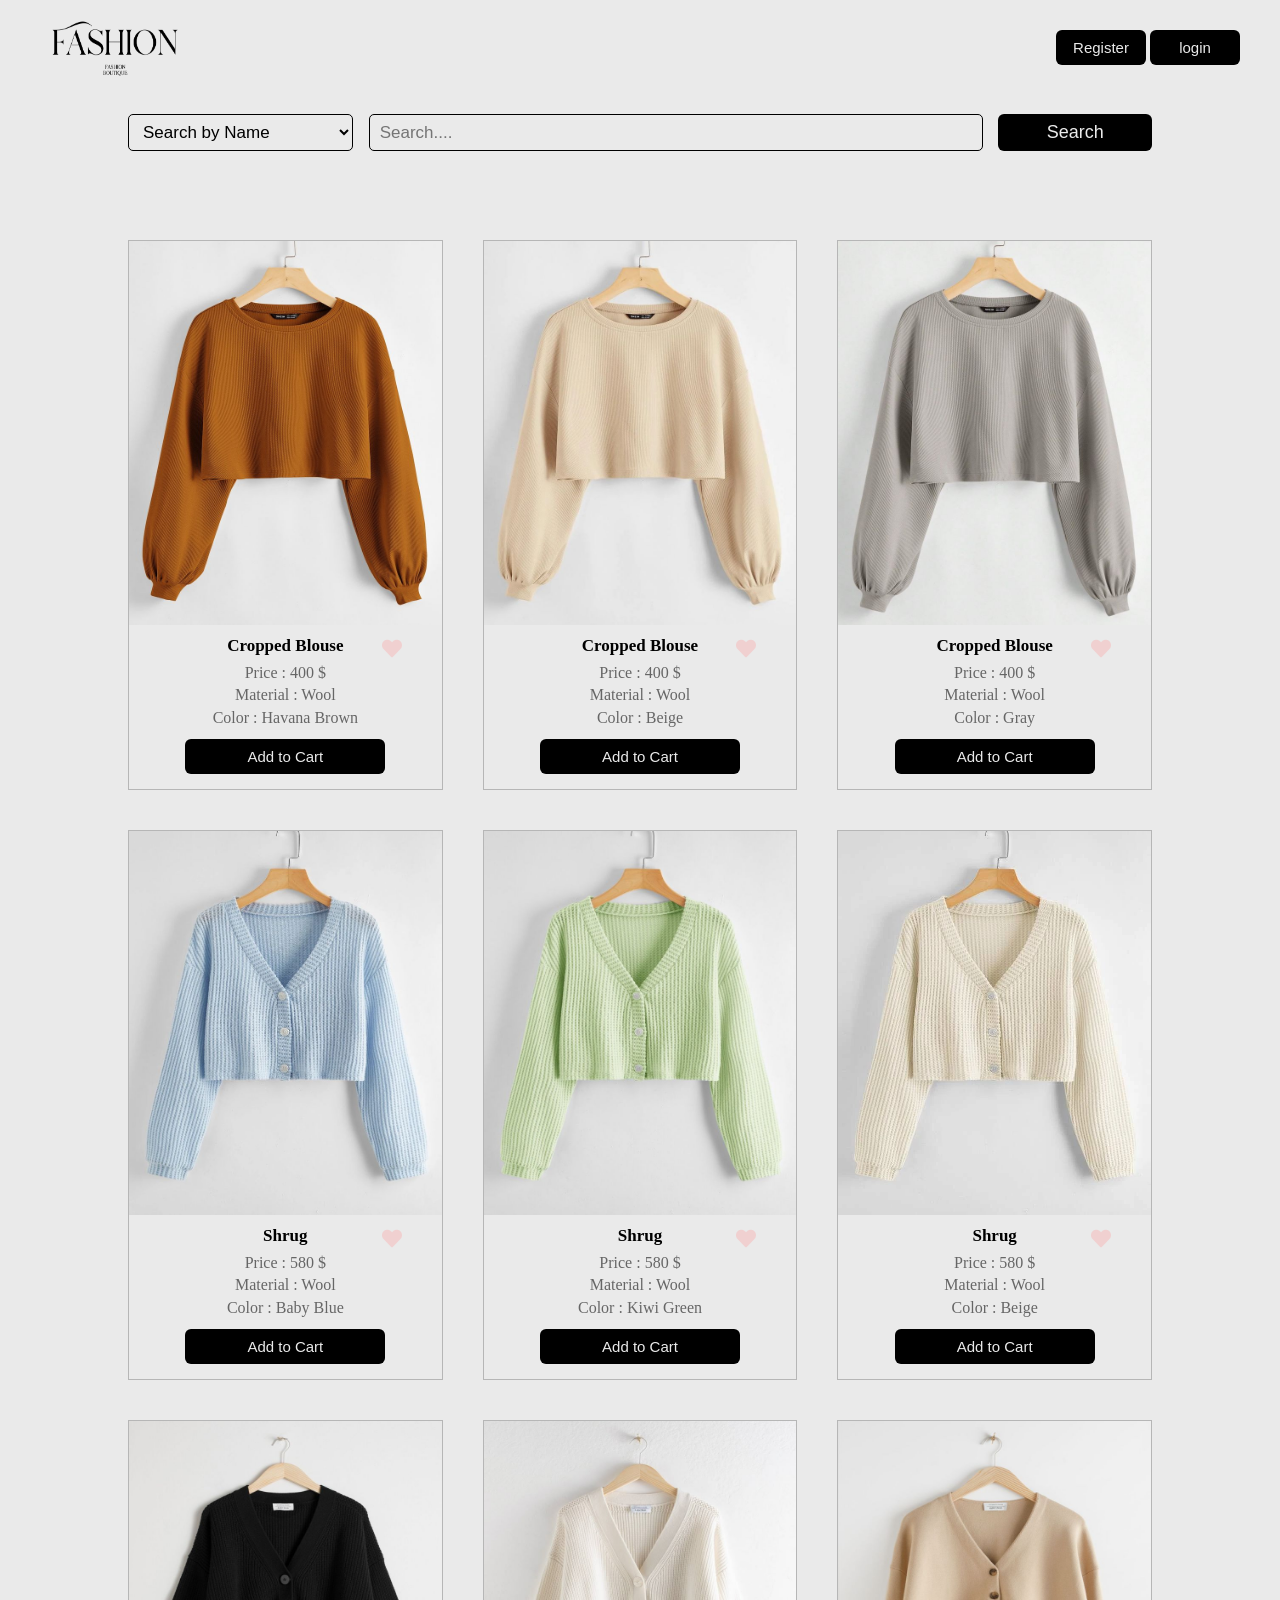
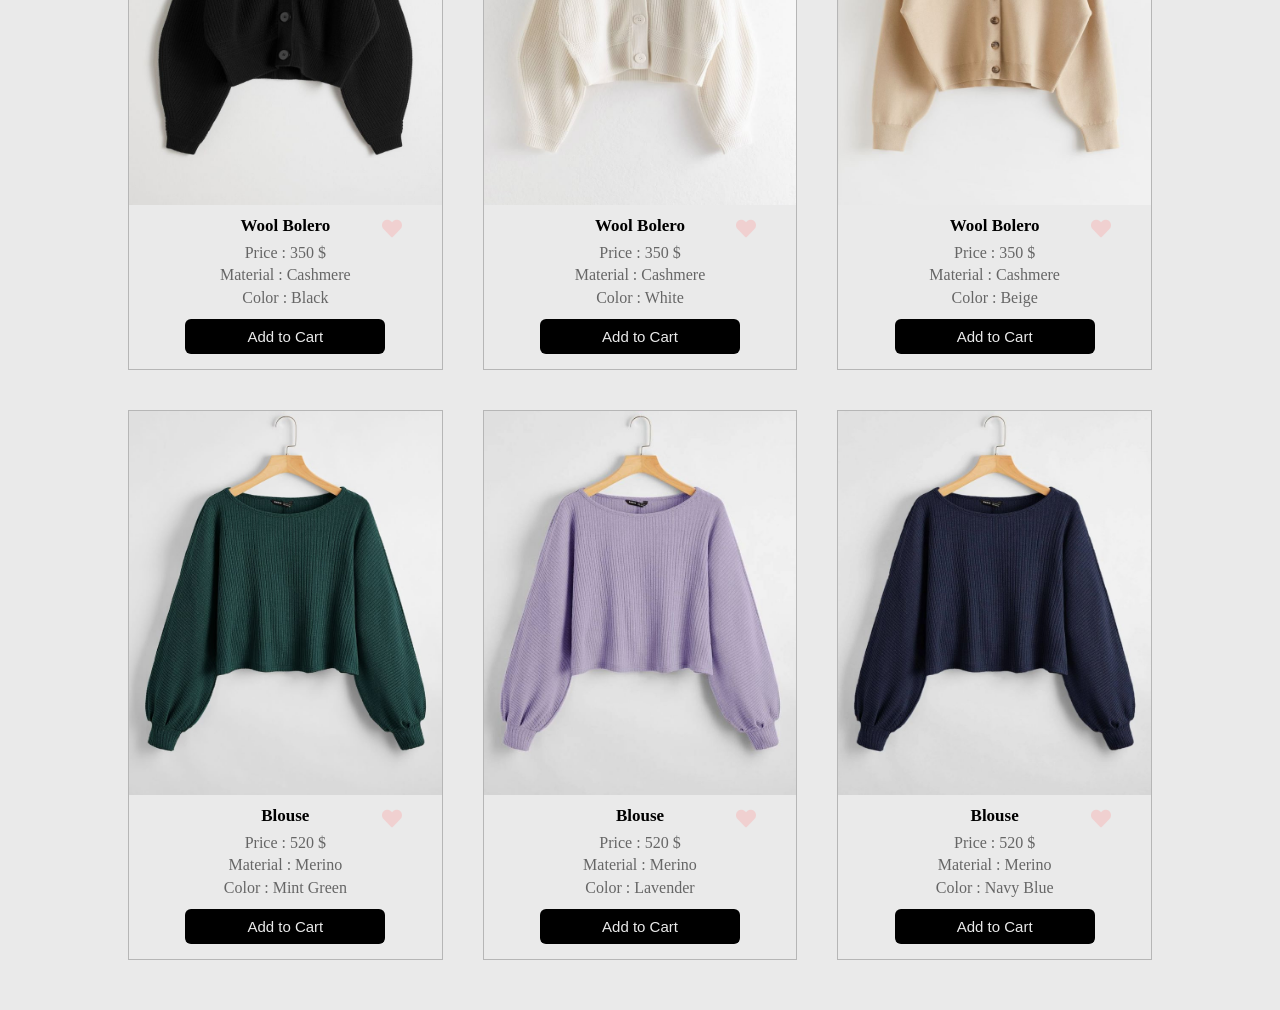
<file: index.html>
<!DOCTYPE html>
<html lang="en">
<head>
    <meta charset="UTF-8">
    <meta http-equiv="X-UA-Compatible" content="IE=edge">
    <meta name="viewport" content="width=device-width, initial-scale=1.0">
    <link rel="stylesheet" href="css/product_stylesheet.css">
    <link rel="stylesheet" href="css/shared_stylesheet.css">
    <link rel="preconnect" href="https://fonts.googleapis.com">
    <link rel="preconnect" href="https://fonts.googleapis.com">
    <link rel="preconnect" href="https://fonts.gstatic.com" crossorigin>
    <link href="https://fonts.googleapis.com/css2?family=Playwrite+FR+Moderne:wght@100..400&display=swap" rel="stylesheet">
    <link rel="stylesheet" href="https://cdnjs.cloudflare.com/ajax/libs/font-awesome/5.15.4/css/all.min.css">
    <title>Home</title>
</head>
<body>
    <header>
        <div id="logo_box">
            <img src="image/logo2.png" alt="logo">
        </div> 
        <div>
            <button onclick="redirectTo('register.html')" id="register_btn">Register</button>
            <button onclick="redirectTo('login.html')">login</button>
        </div>
    </header>
    <div id="search_box">
        <select  id="search_type">
            <option value="name">Search by Name</option>
            <option value="color">Search by Color</option>
            <option value="material">Search by Material</option>
        </select>
        <input type="text" placeholder="Search...." onkeyup="searchProducts()" id="search_filed">
        <button id="search_btn" onclick="searchProducts()">Search</button>
    </div>
    <div id="products-row"></div>
    <!-- <script src="scripts/product.js"></script> -->
    <script src="scripts/script.js"></script>
</body>
</html>
</file>
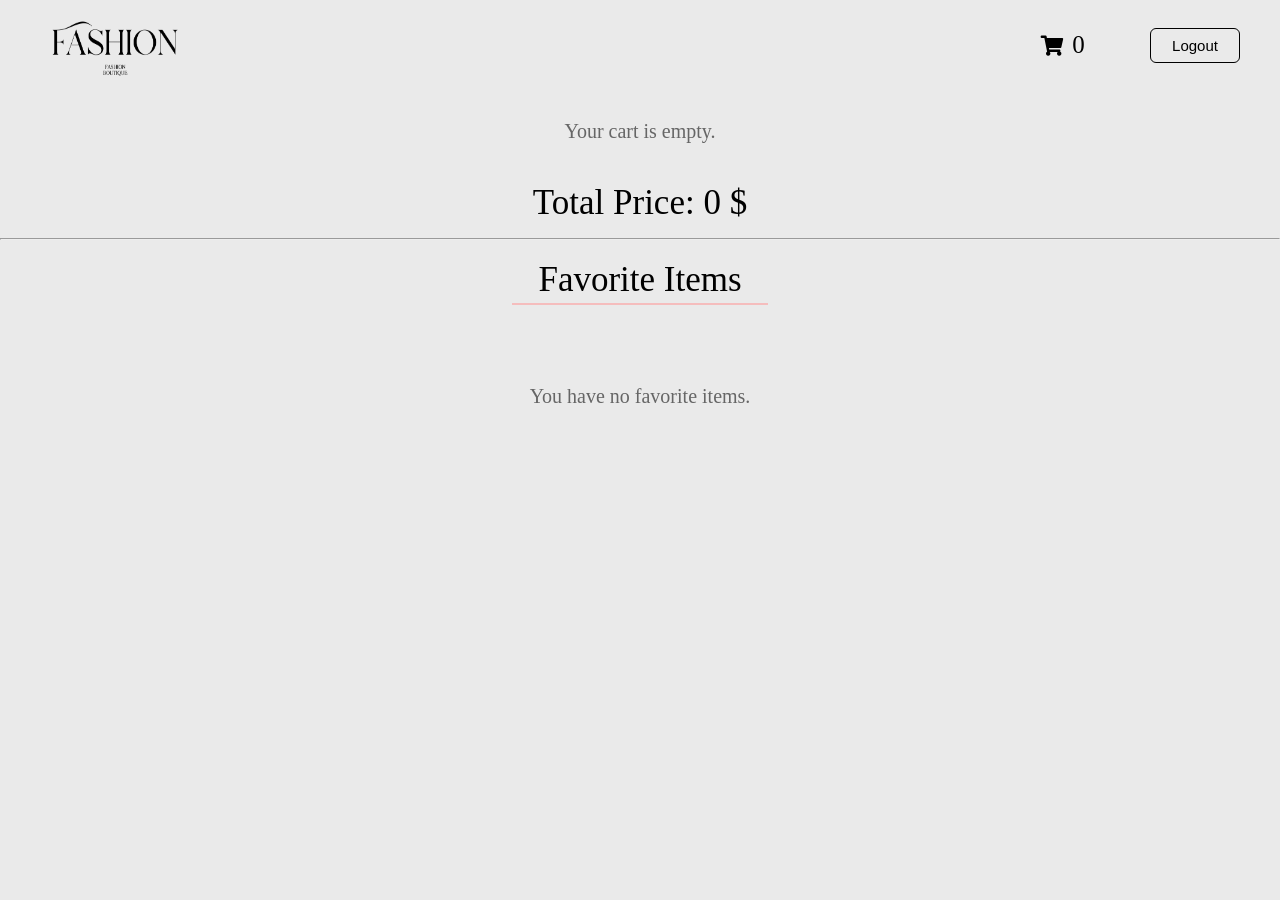
<file: cart.html>
<!DOCTYPE html>
<html lang="en">
<head>  
    <meta charset="UTF-8">
    <meta http-equiv="X-UA-Compatible" content="IE=edge">
    <meta name="viewport" content="width=device-width, initial-scale=1.0">
    <!-- <link rel="stylesheet" href="css/product.css"> -->
    <link rel="stylesheet" href="css/cart_stylesheet.css">
    <link rel="stylesheet" href="css/shared_stylesheet.css">
    <link rel="preconnect" href="https://fonts.googleapis.com">
    <link rel="preconnect" href="https://fonts.googleapis.com">
    <link rel="preconnect" href="https://fonts.gstatic.com" crossorigin>
    <link href="https://fonts.googleapis.com/css2?family=Playwrite+FR+Moderne:wght@100..400&display=swap" rel="stylesheet">
    <link rel="stylesheet" href="https://cdnjs.cloudflare.com/ajax/libs/font-awesome/5.15.4/css/all.min.css">
    <title>Cart</title>
</head>
<body>
    <header>
        <div id="logo_box">
            <img src="image/logo2.png" alt="logo">
        </div> 
        <div id="user_info">
            <span id="usernameDisplay"></span>
            <div id="cart-info" class="dropdown">
                <a href="#"  id="cartDropdown">
                    <i class="fas fa-shopping-cart"></i><span id="cartCount">0</span>
                </a>
                <div id="cartDropdownMenu" class="dropdown-menu cart-dropdown">
                    <div id="cartDropdownItems"> </div>
                    <div class="dropdown-divider"> </div>
                    <a class="dropdown-item" href="cart.html">View All Products</a>
                </div>
            </div>
            <button onclick="logout()" id="logout_btn">Logout</button>
        </div>
    </header>
    <div id="cart_items">
    </div>
    <div>
        <h3 id="price"> Total Price: <span id="totalPrice">0</span> $</h3>
    </div>
    <hr>
    <div id="fav_box">
        <h3 id="favorite-title">Favorite Items</h3>
        <div id="favorite-items" class="favorite-items-container">      
        </div>
    </div>
    <script>
        window.onload = function() {
            loadCartAndFavorites();
            renderCartItems();
            renderFavoriteItems();
            updateCartDropdown();
            const cartIcon = document.querySelector('.fas.fa-shopping-cart');
            cartIcon.addEventListener('click', toggleCartDropdown);
        }
    </script>
    <!-- <script src="scripts/product.js"></script> -->
    <script src="scripts/script.js"></script>

</body>
</html>
</file>
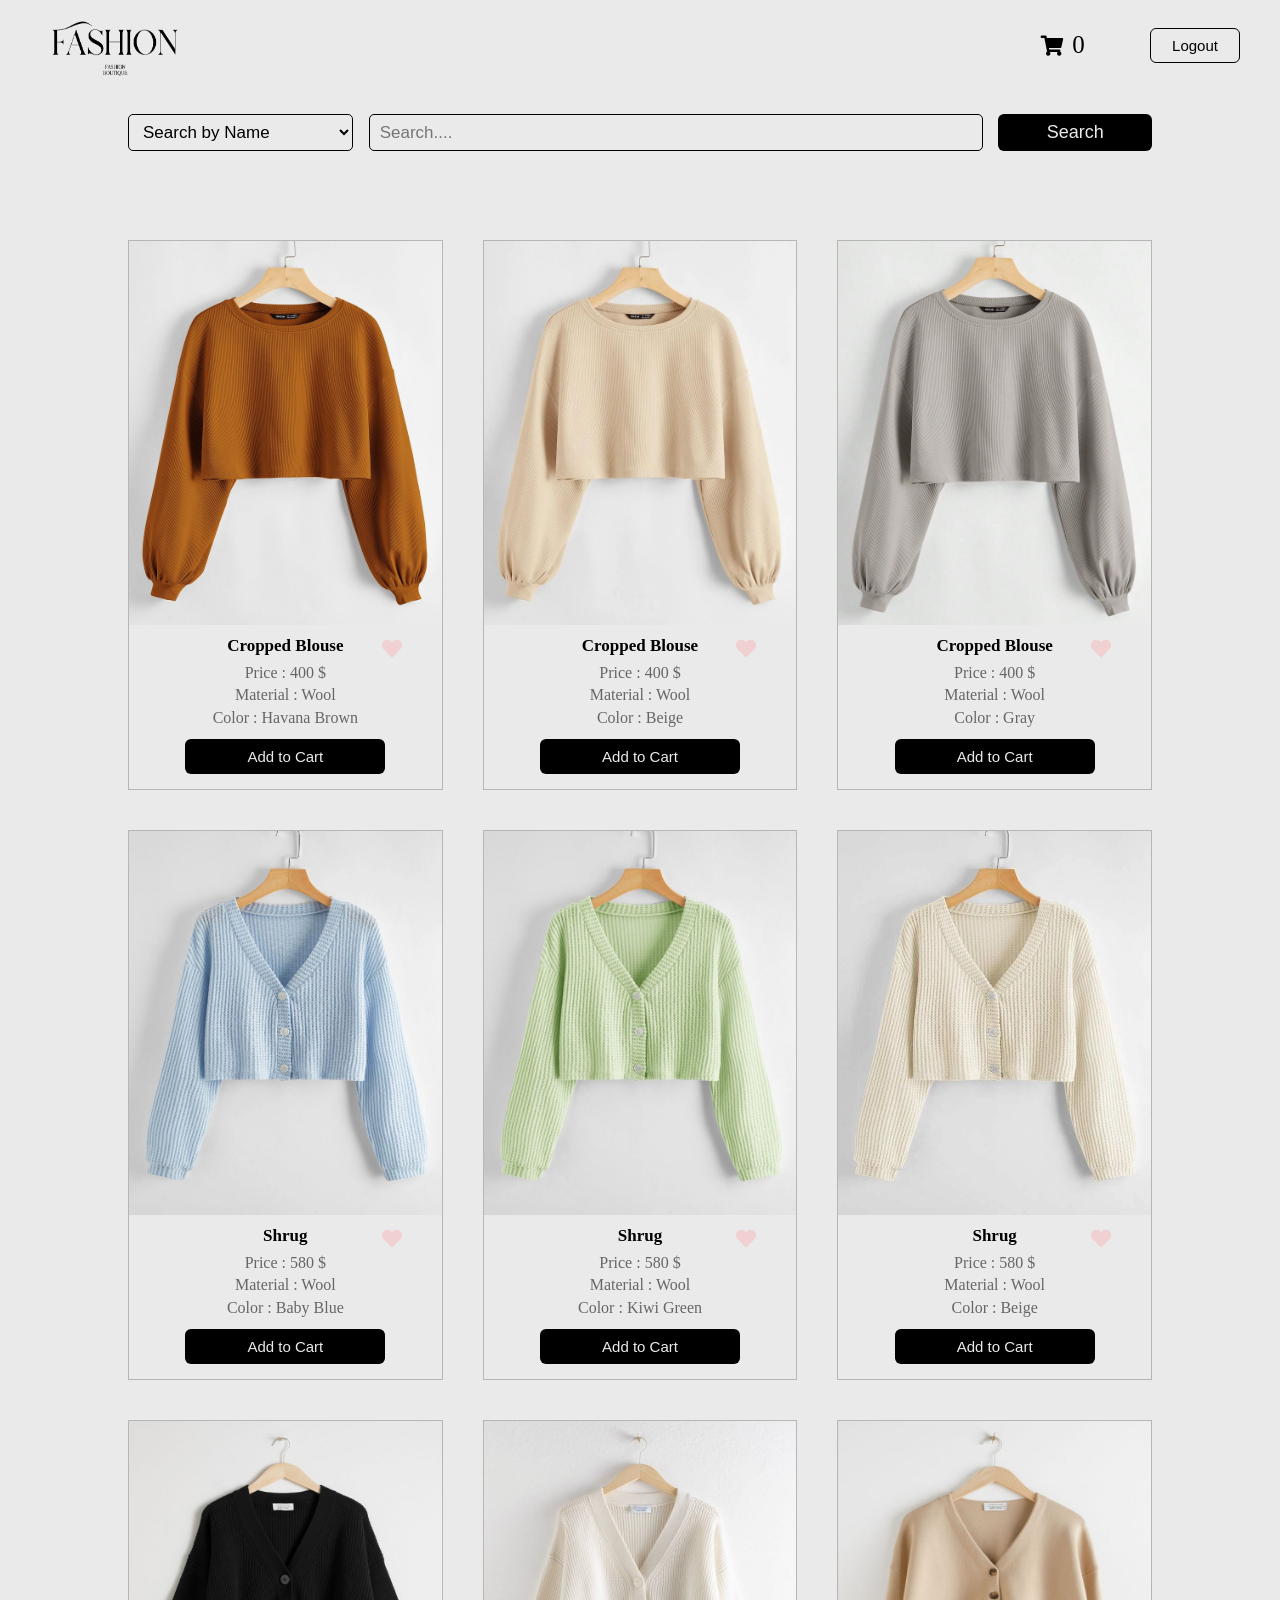
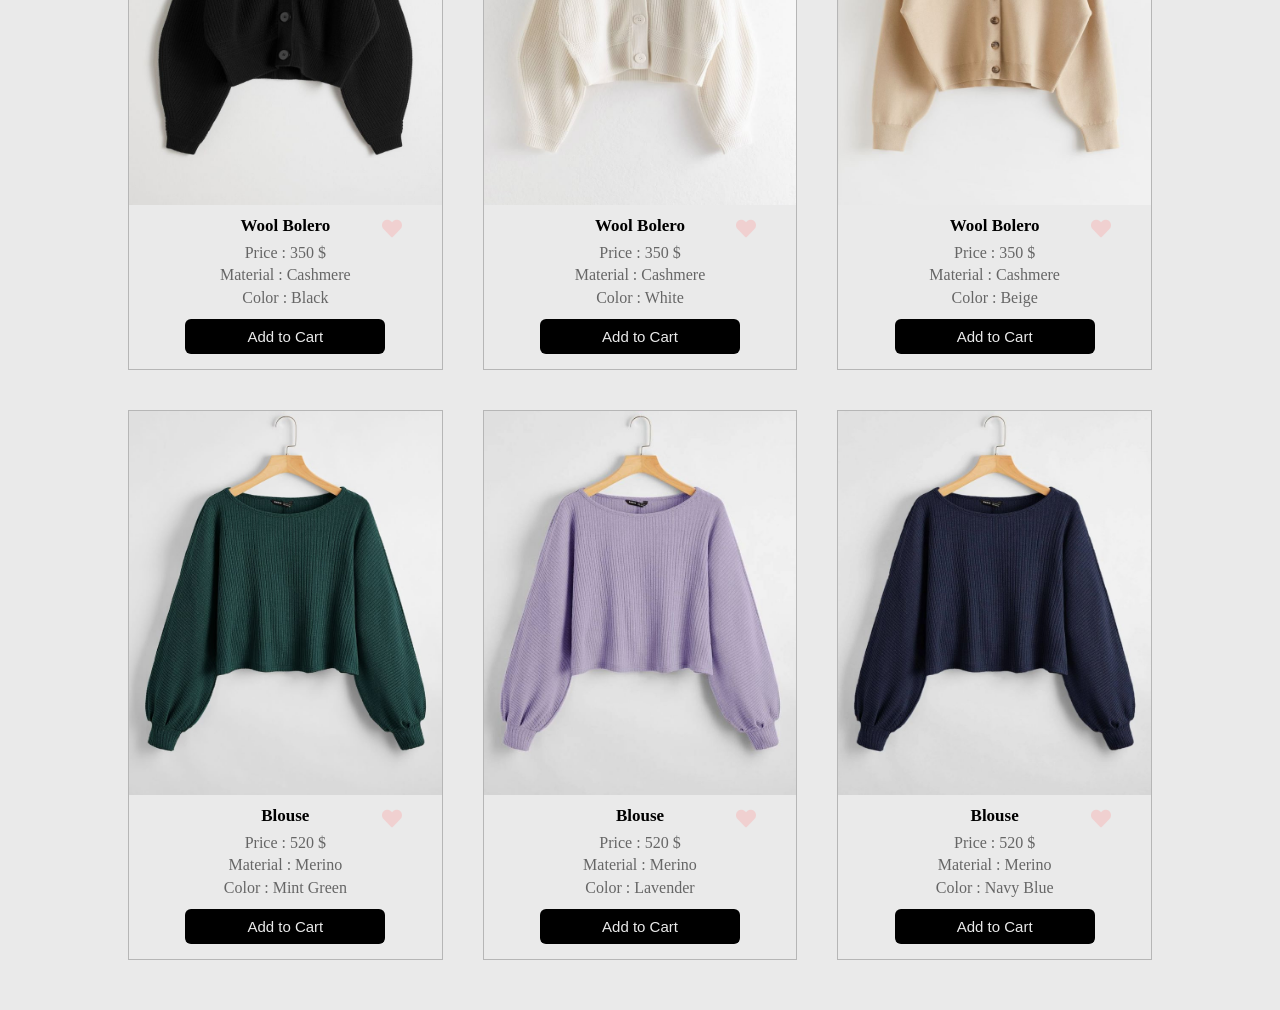
<file: loggedin.html>
<!DOCTYPE html>
<html lang="en">
<head>  
    <meta charset="UTF-8">
    <meta http-equiv="X-UA-Compatible" content="IE=edge">
    <meta name="viewport" content="width=device-width, initial-scale=1.0">
    <link rel="stylesheet" href="css/product_stylesheet.css">
    <link rel="stylesheet" href="css/shared_stylesheet.css">
    <link rel="preconnect" href="https://fonts.googleapis.com">
    <link rel="preconnect" href="https://fonts.googleapis.com">
    <link rel="preconnect" href="https://fonts.gstatic.com" crossorigin>
    <link href="https://fonts.googleapis.com/css2?family=Playwrite+FR+Moderne:wght@100..400&display=swap" rel="stylesheet">
    <link rel="stylesheet" href="https://cdnjs.cloudflare.com/ajax/libs/font-awesome/5.15.4/css/all.min.css">
    <title>Home</title>
</head>
<body>
    <header>
        <div id="logo_box">
            <img src="image/logo2.png" alt="logo">
        </div> 
        <div id="user_info">
            <span id="usernameDisplay"></span>
            <div id="cart-info" class="dropdown">
                <a href="#"  id="cartDropdown">
                    <i class="fas fa-shopping-cart"></i><span id="cartCount">0</span>
                </a>
                <div id="cartDropdownMenu" class="dropdown-menu cart-dropdown">
                    <div id="cartDropdownItems"> </div>
                    <div class="dropdown-divider"> </div>
                    <a class="dropdown-item" href="cart.html">View All Products</a>
                </div>
            </div>
            <button onclick="logout()" id="logout_btn">Logout</button>
        </div>
    </header>
    <div id="search_box">
        <select  id="search_type">
            <option value="name">Search by Name</option>
            <option value="color">Search by Color</option>
            <option value="material">Search by Material</option>
            <option value="price">Search by Price</option>
        </select>
        <input type="text" placeholder="Search...." onkeyup="searchProducts()" id="search_filed">
        <button id="search_btn" onclick="searchProducts()">Search</button>
    </div>
    <div id="products-row"></div>
    <!-- <script src="scripts/product.js"></script> -->
    <script src="scripts/script.js"></script>
</body>
</html>
</file>
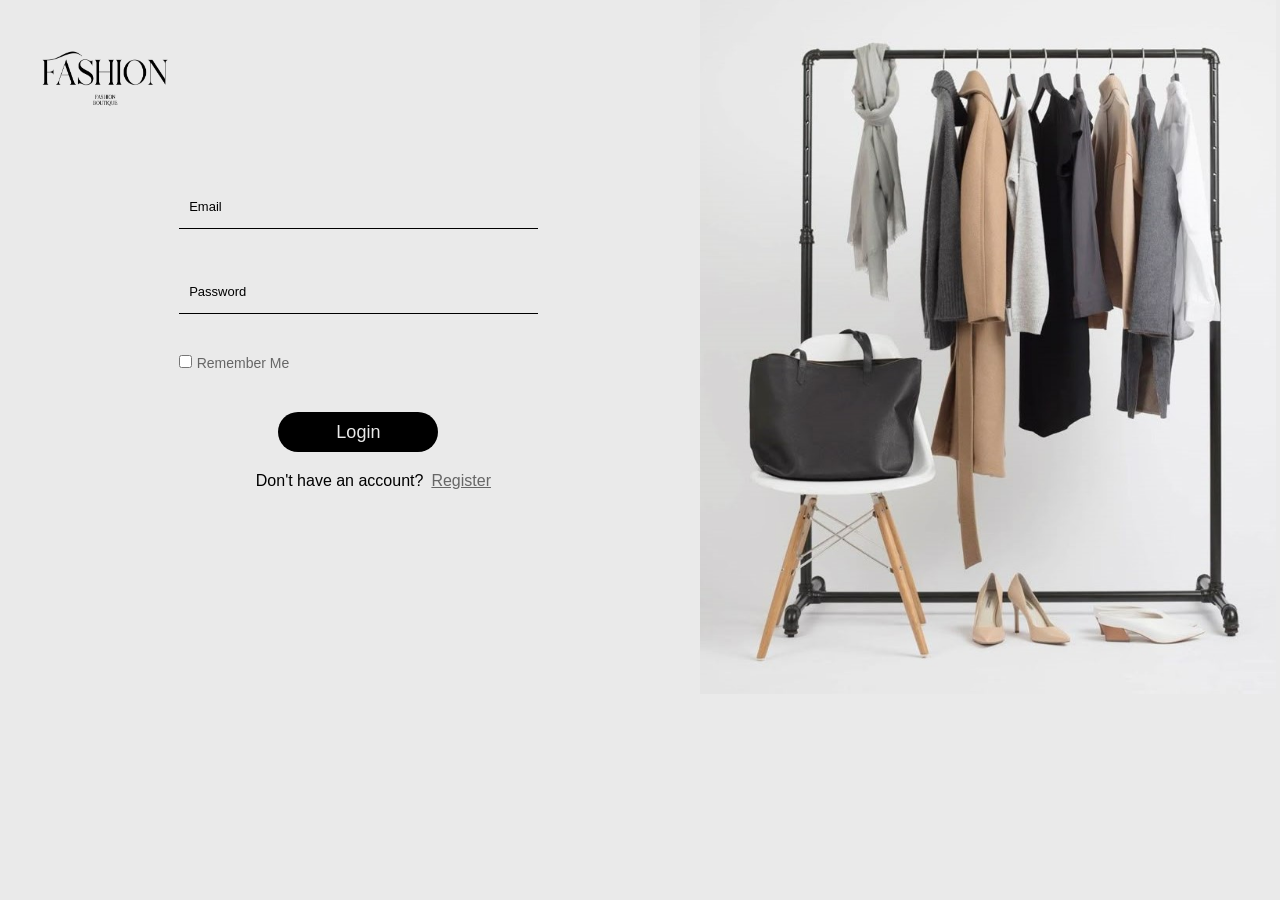
<file: login.html>
<!DOCTYPE html>
<html lang="en">
<head>
    <meta charset="UTF-8">
    <meta http-equiv="X-UA-Compatible" content="IE=edge">
    <meta name="viewport" content="width=device-width, initial-scale=1.0">
    <link rel="stylesheet" href="css/index_stylesheet.css">
    <link rel="preconnect" href="https://fonts.googleapis.com">
    <link rel="preconnect" href="https://fonts.gstatic.com" crossorigin>
    <link href="https://fonts.googleapis.com/css2?family=Playwrite+FR+Moderne:wght@100..400&display=swap" rel="stylesheet">
    <title>Login</title>
</head>
<body>   
    <div id="logo_box">
        <img src="image/logo2.png" alt="logo">
    </div>  
    <img src="image/bg2.jpeg" alt="" id="background">
    <form class="form_box">    
        <div class="filed_box">
            <input type="email" placeholder="Email" id="email" class="filed">
        </div>
        <div class="filed_box">
            <input type="password" placeholder="Password" id="password"class="filed">
        </div>
        <div class="filed_box">
            <input type="checkbox"id="remember_me">
            <label for="remember_me">Remember Me</label>
        </div>
        <button type="button" onclick="login()" id="btn">Login</button>
        <p>Don't have an account?<a href="register.html">Register</a></p>    
    </form>
    <script src="scripts/script.js"></script>
</body>
</html>
</file>
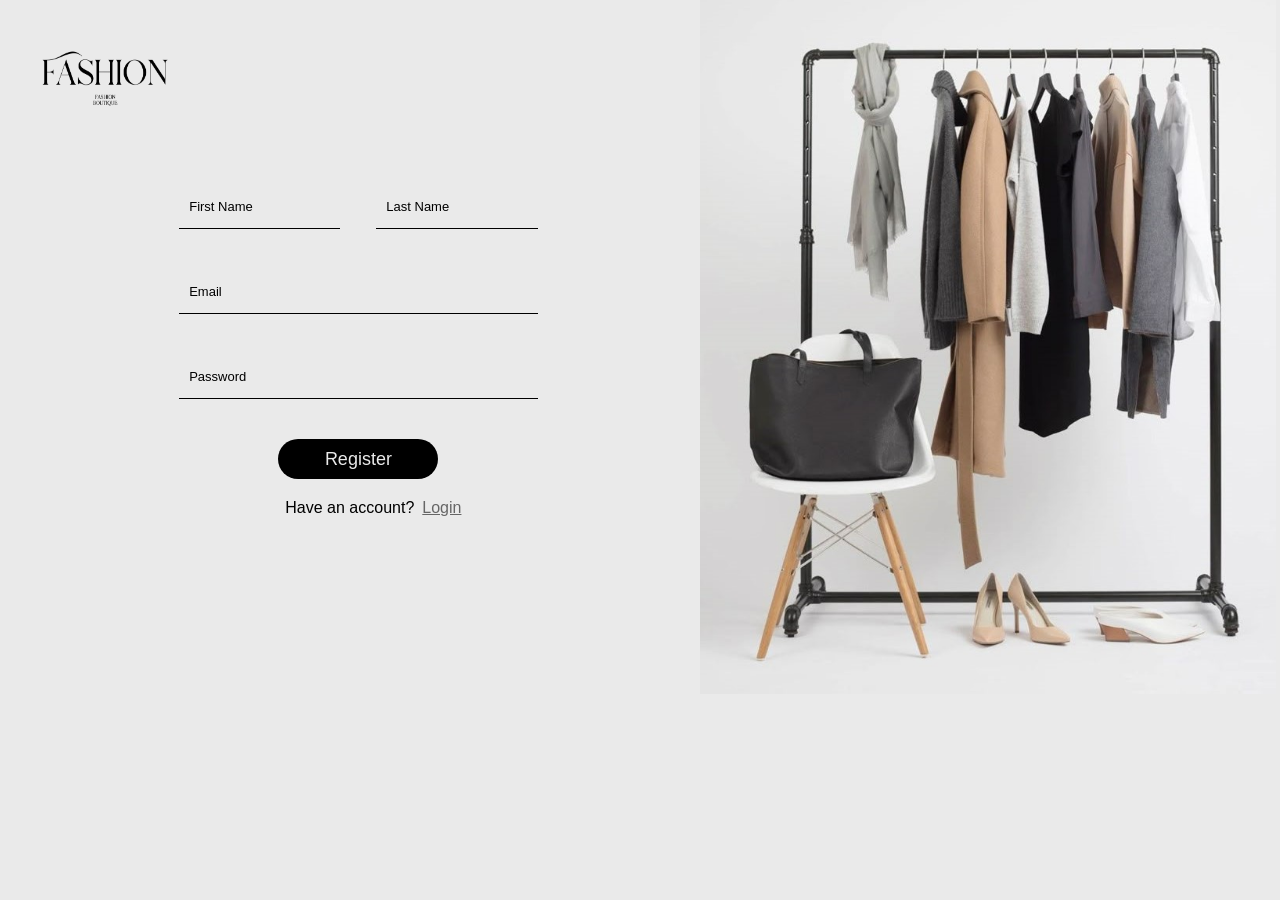
<file: register.html>
<!DOCTYPE html>
<html lang="en">
<head>
    <meta charset="UTF-8">
    <meta http-equiv="X-UA-Compatible" content="IE=edge">
    <meta name="viewport" content="width=device-width, initial-scale=1.0">
    <link rel="stylesheet" href="css/index_stylesheet.css">
    <title>Rigister</title>
</head>
<body>   
    <div id="logo_box">
        <img src="image/logo2.png" alt="logo">
    </div>  
    <img src="image/bg2.jpeg" alt="" id="background">
    <form class="form_box">    
        <div class="filed_box" id="full_name">
        <div class="name">
            <input type="text" placeholder="First Name" id="first_name"class="filed">
        </div>
        <div class="name">
            <input type="text" placeholder="Last Name" id="last_name"class="filed">
        </div>
        </div>
        <div class="filed_box">
            <input type="email" placeholder="Email" id="email" class="filed">
        </div>
        <div class="filed_box">
            <input type="password" placeholder="Password" id="password"class="filed">
        </div>
        <button type="button" onclick="register()" id="btn">Register</button>
        <p>Have an account?<a href="login.html">Login</a></p>    
    </form>
    <script src="scripts/register.js"></script>
</body>
</html>
</file>
<file: css/product_stylesheet.css>
#products-row
{
    width:80%;
    height:auto;
    margin: auto;
    display: grid;
    padding: 50px 0;
    grid-template-columns: repeat(3, 1fr);
    grid-template-rows: repeat(4, 550px);
    gap:40px;
    justify-content: space-between;   
}
.product_card
{
    border:#6666 solid .7px;
    text-align:center;
    position: relative;
    overflow: hidden;
}
.btns_card
{
    width:200px;
    margin:10px 0px;
    cursor: pointer;
}
.card_icon
{
    position: absolute; 
    z-index: 2;
    bottom: 130px;
    right:40px;
    font-size: 20px;
    color:rgba(251, 171, 171,.4);
    cursor: pointer;
}
.product_info
{
    margin-top: 10px;
    text-align: center;
    color:#666;
    line-height:1.4rem;
    
}
.product_name
{
    font-size: 17px;
    color:#000;
    margin-bottom: 5px;
}
#img_box
{
    width:100%;
    height:70%;
   overflow: hidden;
   position: relative;
}
.product_id
{
    position: absolute;
    /* padding: 10px; */
    font-size: 17px;
    bottom: 8px ;
    right:20px;
    color:rgba(0, 0, 0,.9);
    z-index: 10;
    visibility: hidden;
}
.product_img
{
    width:100%;
    height:100%;
}
.btns_card.active
{
    background-color:rgba(251, 171, 171) ;
}
.product_card:hover
{
   border: #000 solid .8px;
   transform: translateY(-10px);
   box-shadow: 10px 10px 20px rgba(102, 102, 102,.3);
   transition: .5s;
   transition: transform 0.3s ease, box-shadow 0.3s ease, border 0.3s ease;
}
.product_card:hover .product_img
{
    transform: scale(1.05,1.05);
    transition: .5s;
}
.product_card:hover .product_id
{
    visibility: visible;
}
.card_icon.active {
    color: red;
}
.fa-cart-plus.active {
    color: red;
}
</file>
<file: css/shared_stylesheet.css>
*
{
    margin: 0;
    padding: 0;
    box-sizing: border-box;
}
body
{
    background-color: #fff;
    background-repeat: no-repeat;
    background-size: cover;
    background-color:#eaeaea;
    position: relative;
    
}
header
{
    display: flex;
    flex-direction: row;
    justify-content: space-between;
    width: 100%;
    height:70px ;
    padding: 0 40px;
    margin-top: 10px;
    position: relative;
}
#logo_box img
{
    width: 150px;
    height: 70px;
}
button
{
    width: 90px;
    height:35px;
    margin: 20px 0;
    border-radius: 6px;
    color: #eaeaea;
    border: none;
    font-size: 15px;
    background-color: #000;
    text-align: center;
    font-weight: 300;
}
#logout_btn
{
    border:#000 1.4px solid ;
    color:#000;
    background-color:transparent;
}
#logout_btn:hover
{
    color:#fff;
    background-color: #000;
}
#user_info
{
    width:22%;
    display: flex;
    flex-direction: row;
    justify-content: space-between;
    align-items: center;
    font-size: 20px;
}
#cart_info
{
    position: relative;
    display: none;
}
#cartDropdown
{
    position: relative;
    color: #000;
    text-decoration: none;
}
.cart-items
{
    width: 100%;
    height:60px;
    margin: 5px auto;
    display: flex;
    flex-direction: row;
    justify-content: space-between;
    align-items: center;
}
.cart-items .p_info
{
    text-align: left;
    font-size: 18px;
    line-height: 1.5rem;
}
#cartCount
{
  margin-left: 8px;
  font-size: 25px;
}
#cartDropdownMenu
{   
    display: flex;
    flex-direction: column;
    width:270px;
    height: auto;
    padding: 15px;
    position: absolute;
    background-color:#eaeaea;
    border: #000 solid 1px;
    /* margin-right:50px; */
    right:50px;
    top:50px;
    border-radius: 8px;
    box-shadow: 10px 10px 20px rgba(102, 102, 102,.3);
    text-align: center;
    z-index: 12;
    display: none;
}
#counter
{
    height: 30px;
    width: 40%;
    display: flex;
    flex-direction: row;
    justify-content: space-between;
    font-size: 20px;
    margin-top: 5px;
}
.cart_btns
{
    width:30px;
    height:30px;
    margin: 0;
    background-color: transparent;
    border: #666 solid 1px;
    color: #000;

}
.cart_btns:hover
{
    background-color: #666;
    color:#fff;

}
.dropdown-item
{
    margin-top: 30px;
    color: #666;
    text-decoration: none;
}
#search_filed,#search_type
{
    width:60%;
    height:37px;
    border: #000 solid 1px;
    border-radius:5px ;
    background-color: transparent;
    margin-top: 14px;
    font-size: 17px;
    padding-left: 10px;
    color:#000;
}
#search_filed:focus,#search_type:focus
{
    outline:none;
    border: #666 solid 1px;
}
#search_type
{
    width:22%;
}
#search_btn
{
    width:15%;
    margin-top: 14px;
    height:37px;
    font-size: 18px;
}
#search_box
{
    width: 80%;
    height:70px;
    display: flex;
    flex-direction: row;
    margin: 20px auto;
    justify-content: space-between;
}

#cartDropdownMenu.show {
    display: block; 
}
</file>
<file: css/cart_stylesheet.css>
*
{
    box-sizing: border-box;
    margin: 0;
    padding: 0;
}
#item_container
{
    width:85%;
    height:auto;
    margin: 40px  7.5%;
    display: grid; 
    grid-template-columns: repeat(2, 1fr);
    gap:30px;
}
.cart_card
{
    height:auto;
    border:#666 .7px solid;
    display:flex;
    flex-direction: row;
    border-radius: 9px;
}
#card_body
{
    width:70%;
    height:100%;
    display: flex;
    flex-direction: column;
    justify-content: space-between;
}
#product_info
{
    width:70%;
    height:60%;
    color:#666;
    line-height: 1.8rem;
    margin-left: 20px;
    font-size: 17px;
    margin-top: 10px;
}
#product_info h5
{

    font-size: 19px;
    color:#000;
}
.cart_card img
{
    width:25%;
    height:auto;
    border-radius: 9px;
    margin-right: 10px;
}
#btns_box
{
    width:90%;
    height:35px;
    display: flex;
    flex-direction: row;
    justify-content: space-between;
    margin: 15px 5%;
}
#counter2 button
{
    width:30px;
    height:35px;
    font-size: 19px;
    background-color: transparent;
    border:#666 solid 1px;
    color:#666;
    text-align: center;
    margin:0px; 
}
#counter2 span 
{
    font-size: 20px;
    margin: 0 5px;
    color:#666;
}
#remove_btn
{
    width:140px;
    height:35px;
    font-size: 15px;
    padding: 0 7px;
    background-color:rgba(251, 171, 171);
    margin:0px; 
}
#price
{
    text-align: center;
    font-size: 35px;
    margin: 15px auto;
    font-weight: 300;
}
.cart_card:hover
{
   border:#000 .7px solid;
   transform: translateY(-10px);
   box-shadow: 10px 10px 20px rgba(102, 102, 102,.2);
   transition: transform 0.5s ease, box-shadow 0.3s ease, border 0.3s ease;
}
#counter2 button:hover
{
    background-color: #666;
    color:#fff;
    cursor: pointer;
}
#remove_btn:hover
{
    background-color: red;
    cursor: pointer;
}
/* ///////////////////////////////////fav_product/////////////////////////////////// */
#empty_text
{
    font-size: 20px;
    font-weight: 300;
    color: #666;
    text-align: center;
    margin: 40px auto;
}
#favorite-items
{
    width:90%;
    display: flex;
    flex-direction: row;
    overflow-x:scroll;
    padding: 20px;
    gap: 25px;
    margin:0 5%;
}
.fav_card
{
    display: flex;
    flex-direction: column;
    border:#6666 solid .7px;
    text-align:center;
    position: relative;
    overflow: hidden;
    width: 230px;
    height:320px;
    flex-shrink: 0; 
    transition: transform 0.3s ease, box-shadow 0.3s ease;
}
.fav_card .product_info
{
    margin-top: 8px;
    display:flex;
    flex-direction: column;
    line-height: 1.5rem;
    font-size: 19px;
}
.product_info .crad_icon
{
    position: absolute;
    top:15px;
    right:15px;
    z-index: 10;
    font-size: 20px;
    color:red;
    color:rgba(251, 171, 171,.7);
}
.product_info .product_code
{
    position: absolute;
    bottom:70px;
    right:20px;
    z-index: 10;
    font-size: 15px;
    visibility: hidden;
}
.fav_card img 
{
    width:100%;
    height:80%;
}
.fav_card:hover
{
   border: rgba(251, 171, 171,.7) solid .8px;
   transform: translateY(-10px);
   box-shadow: 10px 10px 20px rgba(102, 102, 102,.3);
   transition: .5s;
   transition: transform 0.3s ease, box-shadow 0.3s ease, border 0.3s ease;
}
.fav_card:hover .product_code
{
    visibility: visible;
}
#favorite-title
{
    font-size: 35px;
    text-align: center;
    margin: 20px auto;
    font-weight: 300;
    position: relative;
    padding-bottom: 5px;
}
#favorite-title::after
{
   content: "";
   position: absolute;
   background-color: rgba(251, 171, 171,.7);
   width:20%;
   height:2px;
   left: 50%;
   bottom: 0px;
   transform: translateX(-50%);
   transition: width 0.3s ease; 
}
#favorite-title:hover::after
{
    width: 50%;
   transform: translateX(-50%);

}
</file>
<file: css/index_stylesheet.css>
*
{
    margin: 0;
    padding: 0;
    box-sizing: border-box;
}
body
{
    background-color: #fff;
    background-repeat: no-repeat;
    background-size: cover;
    background-color:#eaeaea;
    position: relative;
}
#background 
{
    width: 45%;
    height:100%;
    position: absolute;
    right:4px;
    top:-10px;
    z-index: 2;
}
#logo_box img
{
    width: 150px;
    height: 70px;
    margin-left:30px;
    margin-top: 40px;
}
.form_box
{
    width:40%;
    height:550px;
    margin-left:8%;
    margin-top:40px;
    border-radius: 6px;
    display: flex;
    flex-direction: column;    
    font-family: 'Arial', sans-serif; 
    background-size: cover;
    background-size: cover;
    background-position: center;
    align-items: center;
    padding: 10px 0;
}
.filed_box
{
    width:70%;
    margin:20px 7.5%;   
}
.filed_box label
{
    margin-bottom: 8px;
    font-size: 14px;
    color :#666;
}
#full_name
{
    display: flex;
    flex-direction: row;
    justify-content: space-between;
}
.name
{
    display: flex;
    flex-direction: column;
    width: 45%;
}
.filed
{
    height:45px;
    width:100%;
    border:none;
    border-bottom: #000 1.2px solid;
    background: transparent;
    padding:7px 10px;
}
#btn
{
    width: 160px;
    height:40px;
    margin: 20px auto;
    border-radius: 20px;
    color: #eaeaea;
    border: none;
    font-size: 18px;
    background-color: #000;
}
#register_btn
{
    border:#000 1.4px solid ;
    color:#000;
    background-color:transparent;
}
#register_btn:hover
{
    color:#fff;
    background-color: #000;
}
p
{
    padding-left: 30px;
    margin:0 auto;
}
a{
    color:#666;
    margin-left: 8px;
}
.filed:focus{
  outline: none;
}
.filed::placeholder
{
    font-family: Arial, Helvetica, sans-serif;
    font-size: 13px;
    color: #000;
    font-weight: 300;
}
</file>
